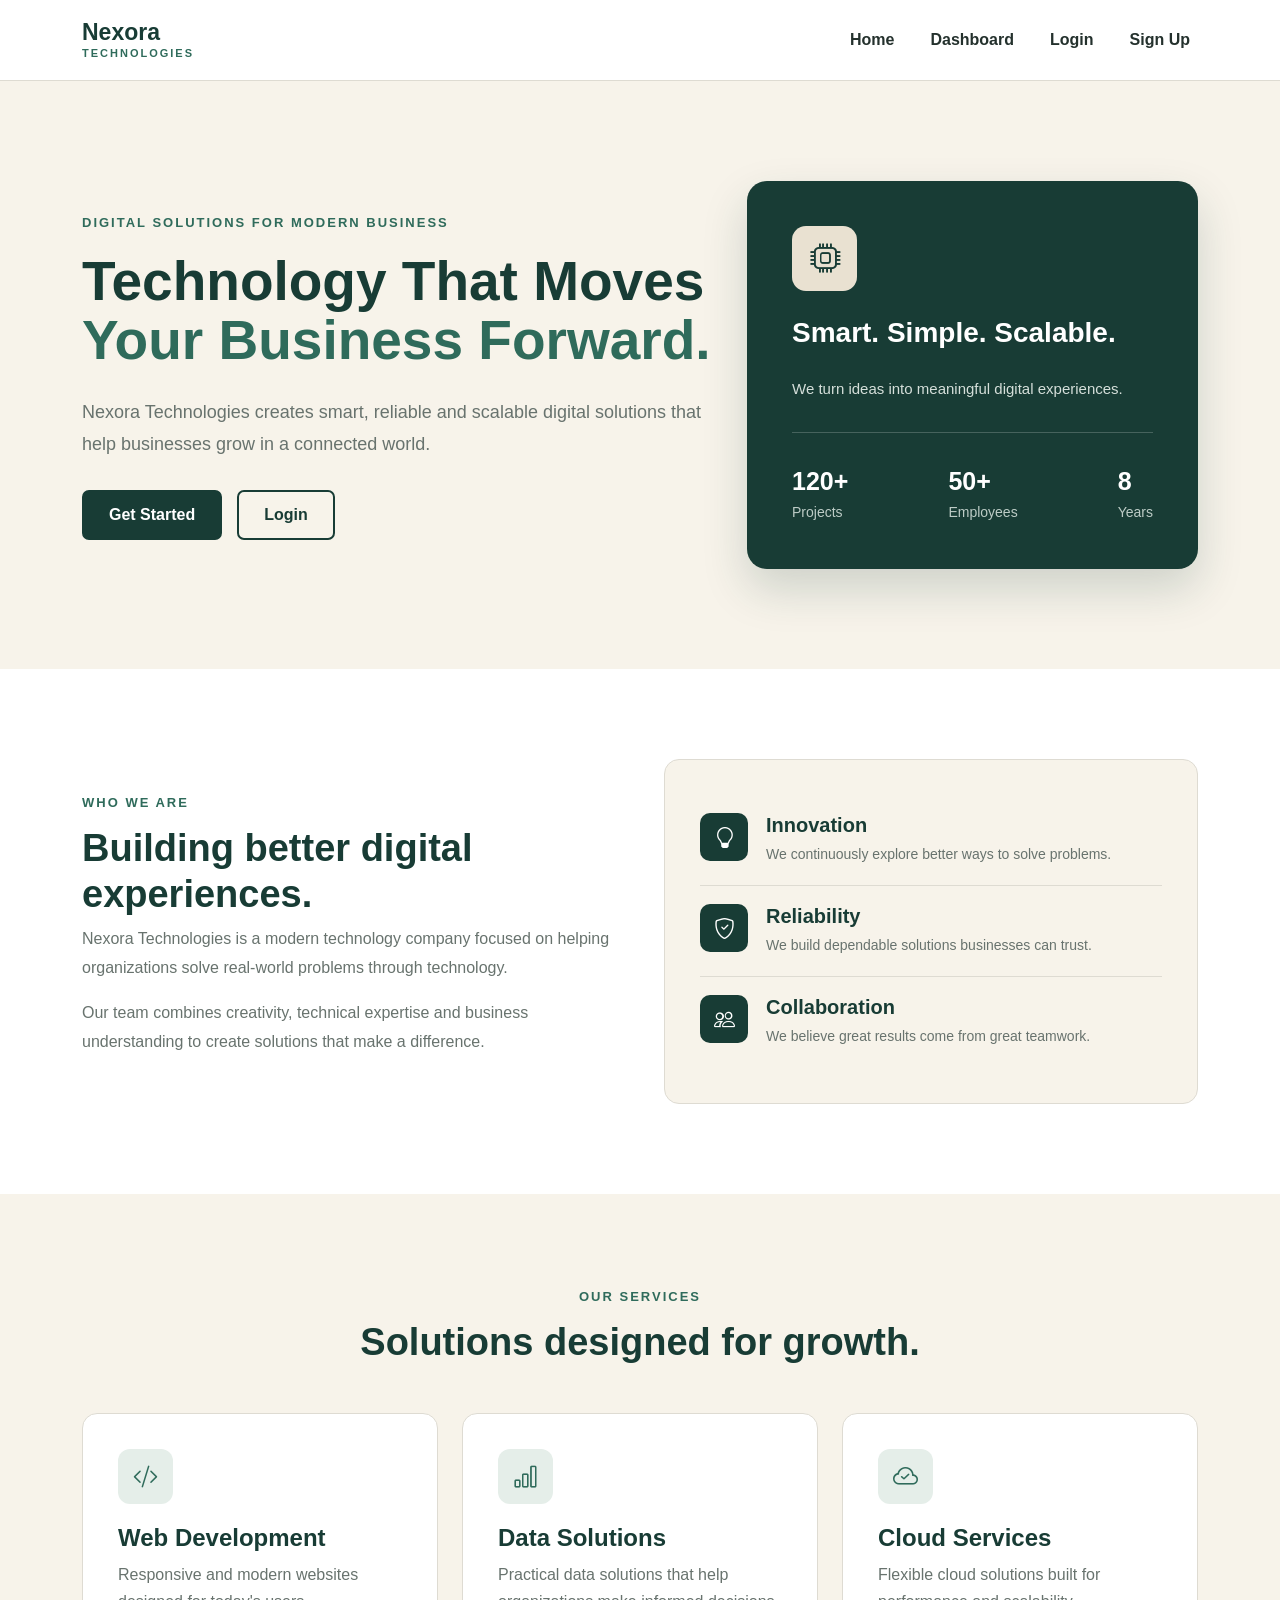
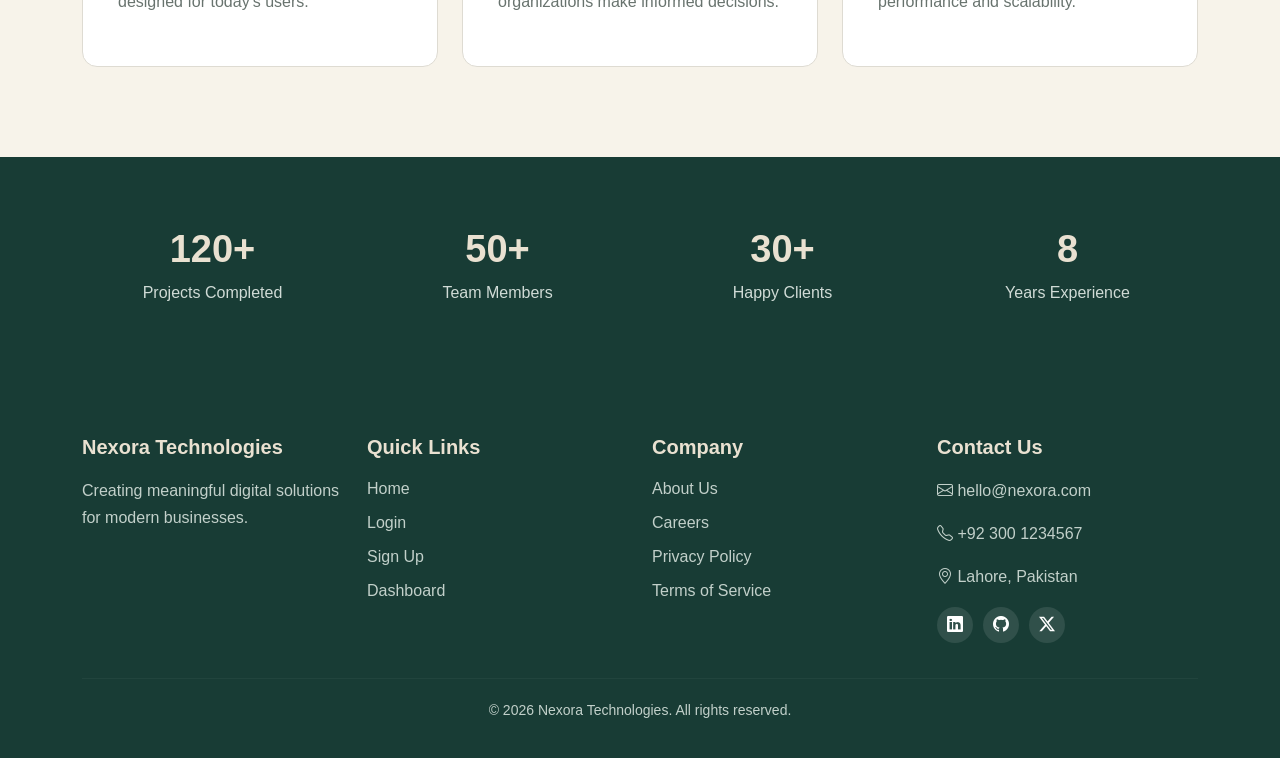
<file: index.html>
<!DOCTYPE html>
<html lang="en">

<head>

    <meta charset="UTF-8">
    <meta name="viewport" content="width=device-width, initial-scale=1.0">

    <title>Nexora Technologies | Home</title>

    <link href="https://cdn.jsdelivr.net/npm/bootstrap@5.3.3/dist/css/bootstrap.min.css"
        rel="stylesheet">

    <link rel="stylesheet"
        href="https://cdn.jsdelivr.net/npm/bootstrap-icons@1.11.3/font/bootstrap-icons.min.css">

    <link rel="stylesheet" href="Style.css">

</head>

<body>

    <!-- Navbar -->
    <div id="navbar"></div>


    <main>

        <!-- Hero Section -->
        <section class="hero-section">

            <div class="container">

                <div class="row align-items-center">

                    <div class="col-lg-7">

                        <span class="hero-label">
                            DIGITAL SOLUTIONS FOR MODERN BUSINESS
                        </span>

                        <h1>
                            Technology That Moves
                            <span>Your Business Forward.</span>
                        </h1>

                        <p>
                            Nexora Technologies creates smart, reliable
                            and scalable digital solutions that help
                            businesses grow in a connected world.
                        </p>

                        <div class="hero-buttons">

                            <a href="Sign-up.html"
                                class="btn main-btn">
                                Get Started
                            </a>

                            <a href="Login.html"
                                class="btn outline-btn">
                                Login
                            </a>

                        </div>

                    </div>


                    <div class="col-lg-5 mt-5 mt-lg-0">

                        <div class="hero-visual">

                            <div class="visual-icon">
                                <i class="bi bi-cpu"></i>
                            </div>

                            <h3>
                                Smart. Simple. Scalable.
                            </h3>

                            <p>
                                We turn ideas into meaningful
                                digital experiences.
                            </p>

                            <div class="visual-line"></div>

                            <div class="mini-stats">

                                <div>
                                    <strong>120+</strong>
                                    <small>Projects</small>
                                </div>

                                <div>
                                    <strong>50+</strong>
                                    <small>Employees</small>
                                </div>

                                <div>
                                    <strong>8</strong>
                                    <small>Years</small>
                                </div>

                            </div>

                        </div>

                    </div>

                </div>

            </div>

        </section>


        <!-- About -->
        <section class="section-padding">

            <div class="container">

                <div class="row align-items-center g-5">

                    <div class="col-lg-6">

                        <span class="section-label">
                            WHO WE ARE
                        </span>

                        <h2>
                            Building better digital experiences.
                        </h2>

                        <p>
                            Nexora Technologies is a modern technology
                            company focused on helping organizations
                            solve real-world problems through technology.
                        </p>

                        <p>
                            Our team combines creativity, technical
                            expertise and business understanding to
                            create solutions that make a difference.
                        </p>

                    </div>


                    <div class="col-lg-6">

                        <div class="about-box">

                            <div class="about-item">

                                <i class="bi bi-lightbulb"></i>

                                <div>

                                    <h5>Innovation</h5>

                                    <p>
                                        We continuously explore better
                                        ways to solve problems.
                                    </p>

                                </div>

                            </div>


                            <div class="about-item">

                                <i class="bi bi-shield-check"></i>

                                <div>

                                    <h5>Reliability</h5>

                                    <p>
                                        We build dependable solutions
                                        businesses can trust.
                                    </p>

                                </div>

                            </div>


                            <div class="about-item">

                                <i class="bi bi-people"></i>

                                <div>

                                    <h5>Collaboration</h5>

                                    <p>
                                        We believe great results come
                                        from great teamwork.
                                    </p>

                                </div>

                            </div>

                        </div>

                    </div>

                </div>

            </div>

        </section>


        <!-- Services -->
        <section class="services-section">

            <div class="container">

                <div class="text-center mb-5">

                    <span class="section-label">
                        OUR SERVICES
                    </span>

                    <h2>
                        Solutions designed for growth.
                    </h2>

                </div>


                <div class="row g-4">

                    <div class="col-md-4">

                        <div class="service-card">

                            <i class="bi bi-code-slash"></i>

                            <h4>Web Development</h4>

                            <p>
                                Responsive and modern websites
                                designed for today's users.
                            </p>

                        </div>

                    </div>


                    <div class="col-md-4">

                        <div class="service-card">

                            <i class="bi bi-bar-chart"></i>

                            <h4>Data Solutions</h4>

                            <p>
                                Practical data solutions that help
                                organizations make informed decisions.
                            </p>

                        </div>

                    </div>


                    <div class="col-md-4">

                        <div class="service-card">

                            <i class="bi bi-cloud-check"></i>

                            <h4>Cloud Services</h4>

                            <p>
                                Flexible cloud solutions built for
                                performance and scalability.
                            </p>

                        </div>

                    </div>

                </div>

            </div>

        </section>


        <!-- Statistics -->
        <section class="stats-section">

            <div class="container">

                <div class="row text-center g-4">

                    <div class="col-6 col-lg-3">
                        <h3>120+</h3>
                        <p>Projects Completed</p>
                    </div>

                    <div class="col-6 col-lg-3">
                        <h3>50+</h3>
                        <p>Team Members</p>
                    </div>

                    <div class="col-6 col-lg-3">
                        <h3>30+</h3>
                        <p>Happy Clients</p>
                    </div>

                    <div class="col-6 col-lg-3">
                        <h3>8</h3>
                        <p>Years Experience</p>
                    </div>

                </div>

            </div>

        </section>

    </main>


    <!-- Footer -->
    <div id="footer"></div>


    <script src="https://cdn.jsdelivr.net/npm/bootstrap@5.3.3/dist/js/bootstrap.bundle.min.js">
    </script>


    <!-- Load Navbar and Footer -->
    <script>

        fetch("navbar.html")
            .then(response => response.text())
            .then(data => {
                document.getElementById("navbar").innerHTML = data;
            });


        fetch("footer.html")
            .then(response => response.text())
            .then(data => {
                document.getElementById("footer").innerHTML = data;
            });

    </script>

</body>

</html>
</file>
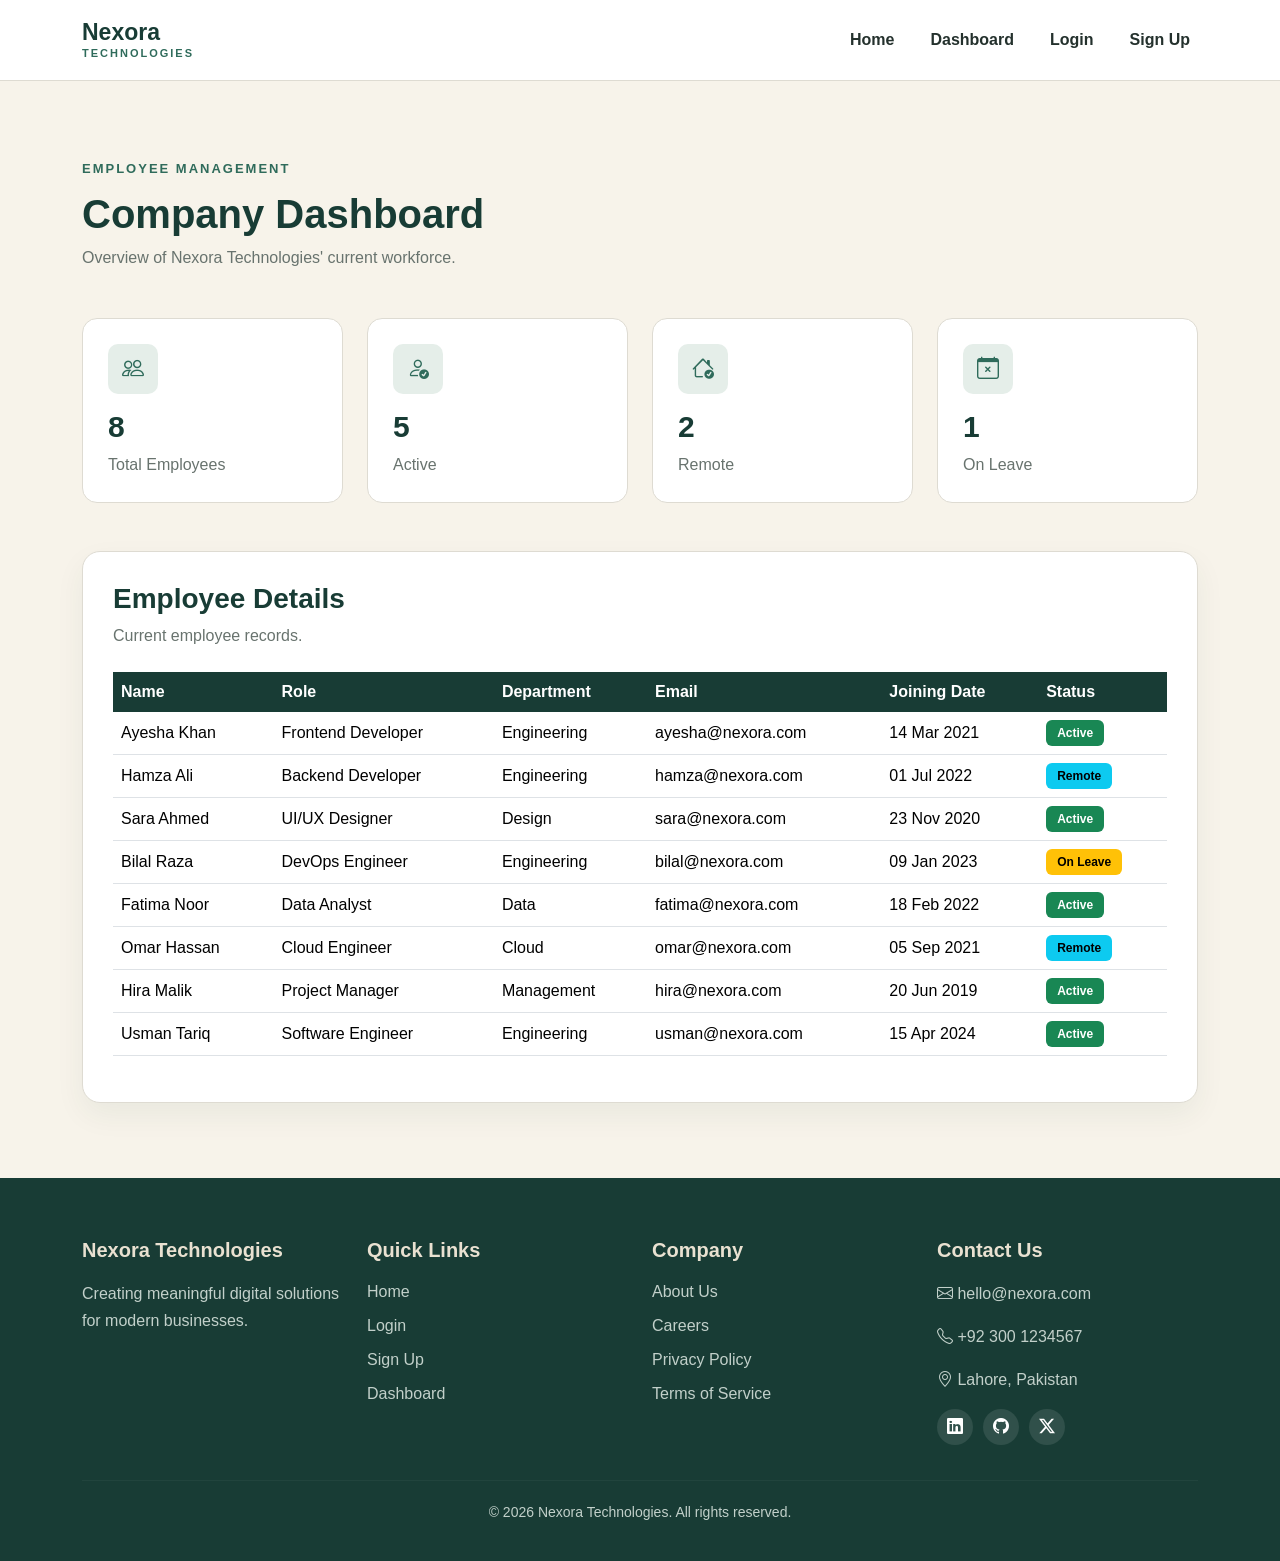
<file: dashboard.html>
<!DOCTYPE html>
<html lang="en">

<head>

    <meta charset="UTF-8">
    <meta name="viewport" content="width=device-width, initial-scale=1.0">

    <title>Nexora Technologies | Dashboard</title>

    <link href="https://cdn.jsdelivr.net/npm/bootstrap@5.3.3/dist/css/bootstrap.min.css"
        rel="stylesheet">

    <link rel="stylesheet"
        href="https://cdn.jsdelivr.net/npm/bootstrap-icons@1.11.3/font/bootstrap-icons.min.css">

    <link rel="stylesheet" href="Style.css">

</head>

<body>

    <div id="navbar"></div>


    <main>

        <section class="dashboard-section">

            <div class="container">

                <div class="mb-5">

                    <span class="section-label">
                        EMPLOYEE MANAGEMENT
                    </span>

                    <h1>
                        Company Dashboard
                    </h1>

                    <p>
                        Overview of Nexora Technologies'
                        current workforce.
                    </p>

                </div>


                <div class="row g-4 mb-5">


                    <div class="col-sm-6 col-lg-3">

                        <div class="dashboard-card">

                            <div class="dashboard-icon">
                                <i class="bi bi-people"></i>
                            </div>

                            <h3>8</h3>

                            <p>Total Employees</p>

                        </div>

                    </div>


                    <div class="col-sm-6 col-lg-3">

                        <div class="dashboard-card">

                            <div class="dashboard-icon">
                                <i class="bi bi-person-check"></i>
                            </div>

                            <h3>5</h3>

                            <p>Active</p>

                        </div>

                    </div>


                    <div class="col-sm-6 col-lg-3">

                        <div class="dashboard-card">

                            <div class="dashboard-icon">
                                <i class="bi bi-house-check"></i>
                            </div>

                            <h3>2</h3>

                            <p>Remote</p>

                        </div>

                    </div>


                    <div class="col-sm-6 col-lg-3">

                        <div class="dashboard-card">

                            <div class="dashboard-icon">
                                <i class="bi bi-calendar-x"></i>
                            </div>

                            <h3>1</h3>

                            <p>On Leave</p>

                        </div>

                    </div>

                </div>


                <div class="employee-table-card">

                    <div class="mb-4">

                        <h3>
                            Employee Details
                        </h3>

                        <p>
                            Current employee records.
                        </p>

                    </div>


                    <div class="table-responsive">

                        <table class="table align-middle">

                            <thead>

                                <tr>
                                    <th>Name</th>
                                    <th>Role</th>
                                    <th>Department</th>
                                    <th>Email</th>
                                    <th>Joining Date</th>
                                    <th>Status</th>
                                </tr>

                            </thead>


                            <tbody>

                                <tr>
                                    <td>Ayesha Khan</td>
                                    <td>Frontend Developer</td>
                                    <td>Engineering</td>
                                    <td>ayesha@nexora.com</td>
                                    <td>14 Mar 2021</td>
                                    <td>
                                        <span class="badge text-bg-success">
                                            Active
                                        </span>
                                    </td>
                                </tr>


                                <tr>
                                    <td>Hamza Ali</td>
                                    <td>Backend Developer</td>
                                    <td>Engineering</td>
                                    <td>hamza@nexora.com</td>
                                    <td>01 Jul 2022</td>
                                    <td>
                                        <span class="badge text-bg-info">
                                            Remote
                                        </span>
                                    </td>
                                </tr>


                                <tr>
                                    <td>Sara Ahmed</td>
                                    <td>UI/UX Designer</td>
                                    <td>Design</td>
                                    <td>sara@nexora.com</td>
                                    <td>23 Nov 2020</td>
                                    <td>
                                        <span class="badge text-bg-success">
                                            Active
                                        </span>
                                    </td>
                                </tr>


                                <tr>
                                    <td>Bilal Raza</td>
                                    <td>DevOps Engineer</td>
                                    <td>Engineering</td>
                                    <td>bilal@nexora.com</td>
                                    <td>09 Jan 2023</td>
                                    <td>
                                        <span class="badge text-bg-warning">
                                            On Leave
                                        </span>
                                    </td>
                                </tr>


                                <tr>
                                    <td>Fatima Noor</td>
                                    <td>Data Analyst</td>
                                    <td>Data</td>
                                    <td>fatima@nexora.com</td>
                                    <td>18 Feb 2022</td>
                                    <td>
                                        <span class="badge text-bg-success">
                                            Active
                                        </span>
                                    </td>
                                </tr>


                                <tr>
                                    <td>Omar Hassan</td>
                                    <td>Cloud Engineer</td>
                                    <td>Cloud</td>
                                    <td>omar@nexora.com</td>
                                    <td>05 Sep 2021</td>
                                    <td>
                                        <span class="badge text-bg-info">
                                            Remote
                                        </span>
                                    </td>
                                </tr>


                                <tr>
                                    <td>Hira Malik</td>
                                    <td>Project Manager</td>
                                    <td>Management</td>
                                    <td>hira@nexora.com</td>
                                    <td>20 Jun 2019</td>
                                    <td>
                                        <span class="badge text-bg-success">
                                            Active
                                        </span>
                                    </td>
                                </tr>


                                <tr>
                                    <td>Usman Tariq</td>
                                    <td>Software Engineer</td>
                                    <td>Engineering</td>
                                    <td>usman@nexora.com</td>
                                    <td>15 Apr 2024</td>
                                    <td>
                                        <span class="badge text-bg-success">
                                            Active
                                        </span>
                                    </td>
                                </tr>

                            </tbody>

                        </table>

                    </div>

                </div>

            </div>

        </section>

    </main>


    <div id="footer"></div>


    <script src="https://cdn.jsdelivr.net/npm/bootstrap@5.3.3/dist/js/bootstrap.bundle.min.js">
    </script>


    <script>

        fetch("navbar.html")
            .then(response => response.text())
            .then(data => {
                document.getElementById("navbar").innerHTML = data;
            });


        fetch("footer.html")
            .then(response => response.text())
            .then(data => {
                document.getElementById("footer").innerHTML = data;
            });

    </script>

</body>

</html>
</file>
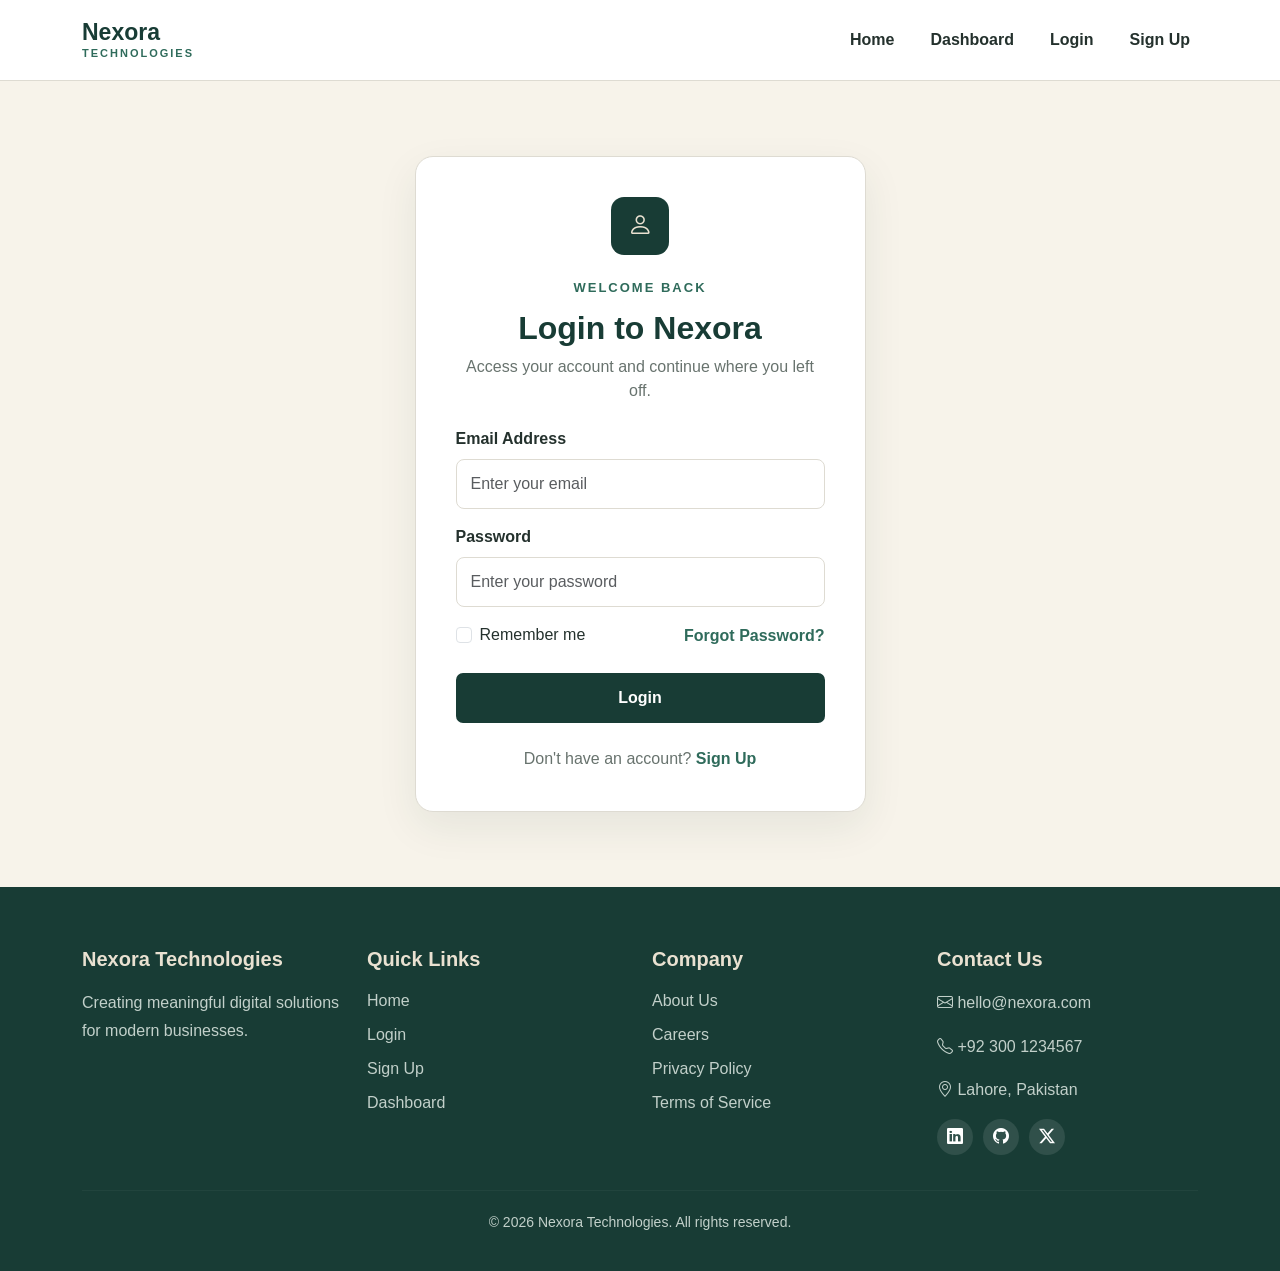
<file: Login.html>
<!DOCTYPE html>
<html lang="en">

<head>

    <meta charset="UTF-8">
    <meta name="viewport" content="width=device-width, initial-scale=1.0">

    <title>Nexora Technologies | Login</title>

    <link href="https://cdn.jsdelivr.net/npm/bootstrap@5.3.3/dist/css/bootstrap.min.css"
        rel="stylesheet">

    <link rel="stylesheet"
        href="https://cdn.jsdelivr.net/npm/bootstrap-icons@1.11.3/font/bootstrap-icons.min.css">

    <link rel="stylesheet" href="Style.css">

</head>

<body>

    <div id="navbar"></div>


    <main>

        <section class="auth-section">

            <div class="container">

                <div class="row justify-content-center">

                    <div class="col-md-7 col-lg-5">

                        <div class="auth-card">

                            <div class="auth-icon">
                                <i class="bi bi-person"></i>
                            </div>

                            <div class="text-center">

                                <span class="section-label">
                                    WELCOME BACK
                                </span>

                                <h1>
                                    Login to Nexora
                                </h1>

                                <p>
                                    Access your account and continue
                                    where you left off.
                                </p>

                            </div>


                            <form class="mt-4">

                                <div class="mb-3">

                                    <label for="email"
                                        class="form-label">
                                        Email Address
                                    </label>

                                    <input type="email"
                                        id="email"
                                        class="form-control"
                                        placeholder="Enter your email"
                                        required>

                                </div>


                                <div class="mb-3">

                                    <label for="password"
                                        class="form-label">
                                        Password
                                    </label>

                                    <input type="password"
                                        id="password"
                                        class="form-control"
                                        placeholder="Enter your password"
                                        required>

                                </div>


                                <div class="d-flex justify-content-between
                                    align-items-center mb-4">

                                    <div class="form-check">

                                        <input class="form-check-input"
                                            type="checkbox"
                                            id="remember">

                                        <label class="form-check-label"
                                            for="remember">
                                            Remember me
                                        </label>

                                    </div>

                                    <a href="#" class="forgot-link">
                                        Forgot Password?
                                    </a>

                                </div>


                                <button type="submit"
                                    class="btn main-btn w-100">
                                    Login
                                </button>


                                <p class="text-center mt-4 mb-0">

                                    Don't have an account?

                                    <a href="Sign-up.html"
                                        class="auth-link">
                                        Sign Up
                                    </a>

                                </p>

                            </form>

                        </div>

                    </div>

                </div>

            </div>

        </section>

    </main>


    <div id="footer"></div>


    <script src="https://cdn.jsdelivr.net/npm/bootstrap@5.3.3/dist/js/bootstrap.bundle.min.js">
    </script>


    <script>

        fetch("navbar.html")
            .then(response => response.text())
            .then(data => {
                document.getElementById("navbar").innerHTML = data;
            });


        fetch("footer.html")
            .then(response => response.text())
            .then(data => {
                document.getElementById("footer").innerHTML = data;
            });

    </script>

</body>

</html>
</file>
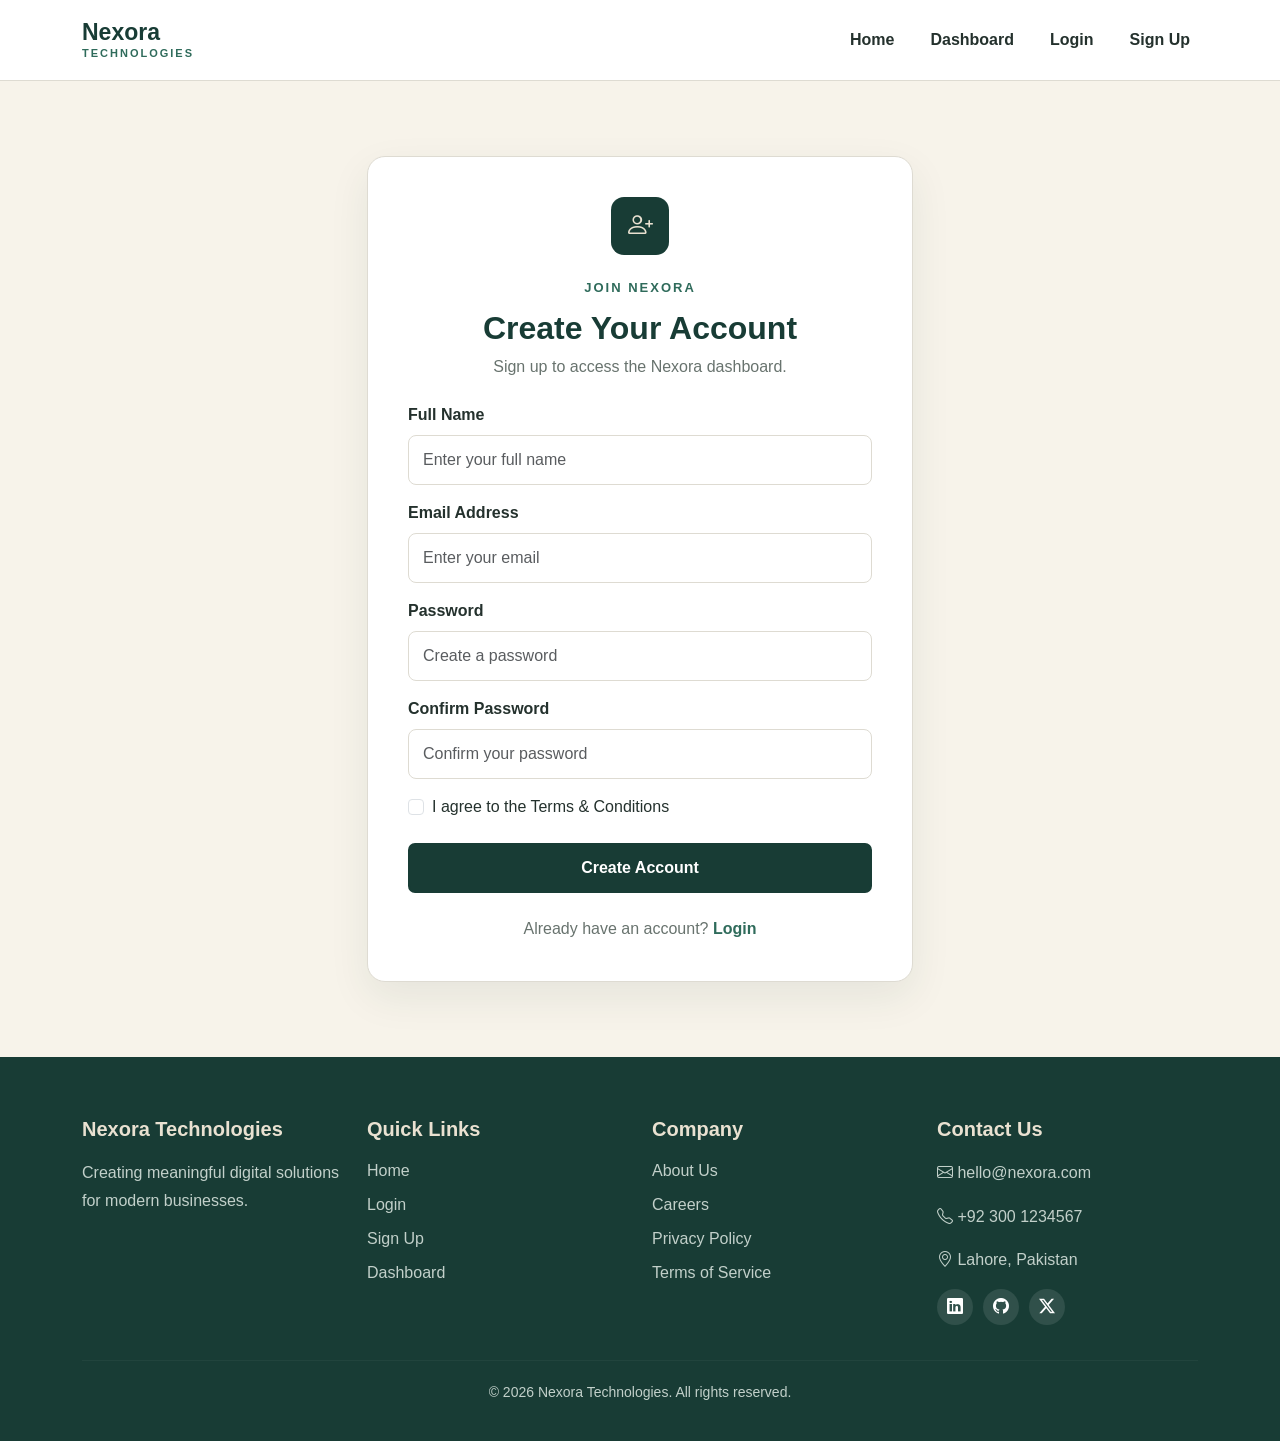
<file: Sign-up.html>
<!DOCTYPE html>
<html lang="en">

<head>

    <meta charset="UTF-8">
    <meta name="viewport" content="width=device-width, initial-scale=1.0">

    <title>Nexora Technologies | Sign Up</title>

    <link href="https://cdn.jsdelivr.net/npm/bootstrap@5.3.3/dist/css/bootstrap.min.css"
        rel="stylesheet">

    <link rel="stylesheet"
        href="https://cdn.jsdelivr.net/npm/bootstrap-icons@1.11.3/font/bootstrap-icons.min.css">

    <link rel="stylesheet" href="Style.css">

</head>

<body>

    <div id="navbar"></div>


    <main>

        <section class="auth-section">

            <div class="container">

                <div class="row justify-content-center">

                    <div class="col-md-8 col-lg-6">

                        <div class="auth-card">

                            <div class="auth-icon">
                                <i class="bi bi-person-plus"></i>
                            </div>


                            <div class="text-center">

                                <span class="section-label">
                                    JOIN NEXORA
                                </span>

                                <h1>
                                    Create Your Account
                                </h1>

                                <p>
                                    Sign up to access the Nexora dashboard.
                                </p>

                            </div>


                            <form id="signupForm"
                                class="mt-4"
                                novalidate>


                                <div class="mb-3">

                                    <label for="name"
                                        class="form-label">
                                        Full Name
                                    </label>

                                    <input type="text"
                                        id="name"
                                        class="form-control"
                                        placeholder="Enter your full name"
                                        required>

                                    <div class="invalid-feedback">
                                        Please enter your full name.
                                    </div>

                                </div>


                                <div class="mb-3">

                                    <label for="email"
                                        class="form-label">
                                        Email Address
                                    </label>

                                    <input type="email"
                                        id="email"
                                        class="form-control"
                                        placeholder="Enter your email"
                                        required>

                                    <div class="invalid-feedback">
                                        Please enter a valid email.
                                    </div>

                                </div>


                                <div class="mb-3">

                                    <label for="password"
                                        class="form-label">
                                        Password
                                    </label>

                                    <input type="password"
                                        id="password"
                                        class="form-control"
                                        placeholder="Create a password"
                                        minlength="6"
                                        required>

                                    <div class="invalid-feedback">
                                        Password must contain at least
                                        6 characters.
                                    </div>

                                </div>


                                <div class="mb-3">

                                    <label for="confirmPassword"
                                        class="form-label">
                                        Confirm Password
                                    </label>

                                    <input type="password"
                                        id="confirmPassword"
                                        class="form-control"
                                        placeholder="Confirm your password"
                                        required>

                                    <div class="invalid-feedback">
                                        Passwords must match.
                                    </div>

                                </div>


                                <div class="form-check mb-4">

                                    <input type="checkbox"
                                        class="form-check-input"
                                        id="terms"
                                        required>

                                    <label class="form-check-label"
                                        for="terms">
                                        I agree to the Terms & Conditions
                                    </label>

                                    <div class="invalid-feedback">
                                        Please accept the terms.
                                    </div>

                                </div>


                                <button type="submit"
                                    class="btn main-btn w-100">
                                    Create Account
                                </button>


                                <p class="text-center mt-4 mb-0">

                                    Already have an account?

                                    <a href="Login.html"
                                        class="auth-link">
                                        Login
                                    </a>

                                </p>

                            </form>

                        </div>

                    </div>

                </div>

            </div>

        </section>

    </main>


    <div id="footer"></div>


    <script src="https://cdn.jsdelivr.net/npm/bootstrap@5.3.3/dist/js/bootstrap.bundle.min.js">
    </script>


    <script>

        fetch("navbar.html")
            .then(response => response.text())
            .then(data => {
                document.getElementById("navbar").innerHTML = data;
            });


        fetch("footer.html")
            .then(response => response.text())
            .then(data => {
                document.getElementById("footer").innerHTML = data;
            });


        const signupForm =
            document.getElementById("signupForm");

        signupForm.addEventListener("submit", function (event) {

            event.preventDefault();

            const password =
                document.getElementById("password");

            const confirmPassword =
                document.getElementById("confirmPassword");


            if (password.value !== confirmPassword.value) {

                confirmPassword.setCustomValidity(
                    "Passwords do not match."
                );

            } else {

                confirmPassword.setCustomValidity("");

            }


            if (!signupForm.checkValidity()) {

                event.stopPropagation();

                signupForm.classList.add("was-validated");

                return;

            }


            signupForm.classList.add("was-validated");

            window.location.href = "dashboard.html";

        });

    </script>

</body>

</html>
</file>
<file: Style.css>
/*COLOR THEME*/

:root {
    --dark-green: #183c35;
    --green: #2f6b5b;
    --light-green: #e5eee9;
    --cream: #f7f3ea;
    --beige: #e9e1d1;
    --dark-text: #24312d;
    --muted-text: #68736e;
    --white: #ffffff;
    --border: #dedbd2;
}


/* GENERAL*/

* {
    box-sizing: border-box;
}

body {
    margin: 0;
    font-family: Arial, Helvetica, sans-serif;
    background-color: var(--cream);
    color: var(--dark-text);
}

a {
    text-decoration: none;
}


/* NAVBAR */

.navbar {
    background-color: var(--white);
    padding: 16px 0;
    border-bottom: 1px solid var(--border);
}

.navbar-brand {
    color: var(--dark-green);
    font-size: 23px;
    font-weight: 800;
    line-height: 1;
}

.navbar-brand span {
    display: block;
    color: var(--green);
    font-size: 11px;
    letter-spacing: 2px;
    text-transform: uppercase;
    margin-top: 4px;
}

.navbar-brand:hover {
    color: var(--green);
}

.nav-link {
    color: var(--dark-text);
    font-weight: 600;
    margin-left: 20px;
}

.nav-link:hover,
.nav-link.active {
    color: var(--green) !important;
}

.navbar-toggler {
    border-color: var(--border);
}


/*HERO*/

.hero-section {
    padding: 100px 0;
    background-color: var(--cream);
}

.hero-label,
.section-label {
    color: var(--green);
    font-size: 13px;
    font-weight: 800;
    letter-spacing: 2px;
}

.hero-section h1 {
    font-size: 55px;
    font-weight: 800;
    line-height: 1.08;
    margin-top: 18px;
    color: var(--dark-green);
}

.hero-section h1 span {
    color: var(--green);
    display: block;
}

.hero-section p {
    color: var(--muted-text);
    font-size: 18px;
    line-height: 1.8;
    max-width: 650px;
    margin-top: 25px;
}

.hero-buttons {
    display: flex;
    gap: 15px;
    margin-top: 30px;
}

.main-btn {
    background-color: var(--dark-green);
    color: white;
    border: 2px solid var(--dark-green);
    padding: 11px 25px;
    font-weight: 700;
    border-radius: 7px;
}

.main-btn:hover {
    background-color: var(--green);
    border-color: var(--green);
    color: white;
}

.outline-btn {
    border: 2px solid var(--dark-green);
    color: var(--dark-green);
    padding: 11px 25px;
    font-weight: 700;
    border-radius: 7px;
}

.outline-btn:hover {
    background-color: var(--dark-green);
    color: white;
}


/*HERO VISUAL*/

.hero-visual {
    background-color: var(--dark-green);
    color: white;
    border-radius: 20px;
    padding: 45px;
    box-shadow: 0 20px 45px rgba(24, 60, 53, 0.18);
}

.visual-icon {
    width: 65px;
    height: 65px;
    background-color: var(--beige);
    color: var(--dark-green);
    border-radius: 14px;
    display: flex;
    align-items: center;
    justify-content: center;
    font-size: 30px;
    margin-bottom: 25px;
}

.hero-visual h3 {
    font-weight: 700;
}

.hero-visual p {
    color: #d5dfda;
    font-size: 15px;
}

.visual-line {
    height: 1px;
    background-color: rgba(255, 255, 255, 0.2);
    margin: 30px 0;
}

.mini-stats {
    display: flex;
    justify-content: space-between;
    gap: 20px;
}

.mini-stats strong {
    display: block;
    font-size: 25px;
}

.mini-stats small {
    color: #bdccc6;
}


/*SECTIONS*/

.section-padding {
    padding: 90px 0;
    background-color: var(--white);
}

.section-padding h2,
.services-section h2 {
    font-size: 38px;
    font-weight: 800;
    color: var(--dark-green);
    margin-top: 12px;
}

.section-padding p {
    color: var(--muted-text);
    line-height: 1.8;
}


/*ABOUT*/

.about-box {
    background-color: var(--cream);
    padding: 35px;
    border-radius: 15px;
    border: 1px solid var(--border);
}

.about-item {
    display: flex;
    gap: 18px;
    padding: 18px 0;
    border-bottom: 1px solid var(--border);
}

.about-item:last-child {
    border-bottom: none;
}

.about-item > i {
    width: 48px;
    height: 48px;
    flex-shrink: 0;
    display: flex;
    align-items: center;
    justify-content: center;
    background-color: var(--dark-green);
    color: white;
    border-radius: 10px;
    font-size: 21px;
}

.about-item h5 {
    color: var(--dark-green);
    font-weight: 700;
    margin-bottom: 5px;
}

.about-item p {
    margin: 0;
    font-size: 14px;
}


/*SERVICES*/

.services-section {
    padding: 90px 0;
    background-color: var(--cream);
}

.service-card {
    background-color: white;
    border: 1px solid var(--border);
    border-radius: 15px;
    padding: 35px;
    height: 100%;
    transition: 0.3s;
}

.service-card:hover {
    transform: translateY(-6px);
    box-shadow: 0 15px 35px rgba(24, 60, 53, 0.10);
}

.service-card > i {
    width: 55px;
    height: 55px;
    display: flex;
    align-items: center;
    justify-content: center;
    background-color: var(--light-green);
    color: var(--green);
    border-radius: 12px;
    font-size: 25px;
    margin-bottom: 20px;
}

.service-card h4 {
    color: var(--dark-green);
    font-weight: 700;
}

.service-card p {
    color: var(--muted-text);
    line-height: 1.7;
}


/*STATISTICS*/

.stats-section {
    padding: 70px 0;
    background-color: var(--dark-green);
    color: white;
}

.stats-section h3 {
    font-size: 38px;
    font-weight: 800;
    color: var(--beige);
}

.stats-section p {
    color: #d0dbd6;
    margin: 0;
}


/*AUTH PAGES */

.auth-section {
    min-height: 700px;
    padding: 75px 0;
    background-color: var(--cream);
}

.auth-card {
    background-color: white;
    border: 1px solid var(--border);
    border-radius: 18px;
    padding: 40px;
    box-shadow: 0 15px 40px rgba(24, 60, 53, 0.08);
}

.auth-icon {
    width: 58px;
    height: 58px;
    margin: 0 auto 20px;
    background-color: var(--dark-green);
    color: var(--beige);
    border-radius: 13px;
    display: flex;
    align-items: center;
    justify-content: center;
    font-size: 25px;
}

.auth-card h1 {
    color: var(--dark-green);
    font-size: 32px;
    font-weight: 800;
    margin-top: 10px;
}

.auth-card p {
    color: var(--muted-text);
}

.form-label {
    color: var(--dark-text);
    font-weight: 700;
}

.form-control {
    border: 1px solid var(--border);
    padding: 12px 14px;
    border-radius: 8px;
}

.form-control:focus {
    border-color: var(--green);
    box-shadow: 0 0 0 3px rgba(47, 107, 91, 0.12);
}

.auth-link,
.forgot-link {
    color: var(--green);
    font-weight: 700;
}

.auth-link:hover,
.forgot-link:hover {
    color: var(--dark-green);
    text-decoration: underline;
}


/*DASHBOARD*/

.dashboard-section {
    min-height: 750px;
    padding: 75px 0;
    background-color: var(--cream);
}

.dashboard-section h1 {
    color: var(--dark-green);
    font-size: 40px;
    font-weight: 800;
    margin-top: 10px;
}

.dashboard-section > .container > div > p {
    color: var(--muted-text);
}

.dashboard-card {
    background-color: white;
    border: 1px solid var(--border);
    border-radius: 15px;
    padding: 25px;
    height: 100%;
    transition: 0.3s;
}

.dashboard-card:hover {
    transform: translateY(-4px);
    box-shadow: 0 12px 30px rgba(24, 60, 53, 0.08);
}

.dashboard-icon {
    width: 50px;
    height: 50px;
    display: flex;
    align-items: center;
    justify-content: center;
    background-color: var(--light-green);
    color: var(--green);
    border-radius: 10px;
    font-size: 22px;
    margin-bottom: 15px;
}

.dashboard-card h3 {
    color: var(--dark-green);
    font-size: 30px;
    font-weight: 800;
}

.dashboard-card p {
    color: var(--muted-text);
    margin: 0;
}


/*EMPLOYEE TABLE*/

.employee-table-card {
    background-color: white;
    padding: 30px;
    border-radius: 18px;
    border: 1px solid var(--border);
    box-shadow: 0 12px 30px rgba(24, 60, 53, 0.06);
}

.employee-table-card h3 {
    color: var(--dark-green);
    font-weight: 800;
}

.employee-table-card p {
    color: var(--muted-text);
}

.table thead th {
    background-color: var(--dark-green);
    color: white;
    white-space: nowrap;
    border: none;
}

.table td {
    white-space: nowrap;
}

.table tbody tr:hover {
    background-color: #f4f7f4;
}

.badge {
    padding: 7px 11px;
    font-weight: 600;
}


/*FOOTER*/

.site-footer {
    background-color: var(--dark-green);
    color: white;
    padding: 60px 0 20px;
}

.site-footer h5 {
    color: var(--beige);
    font-weight: 700;
    margin-bottom: 18px;
}

.site-footer p {
    color: #c2d0ca;
    line-height: 1.7;
}

.footer-links {
    list-style: none;
    padding: 0;
    margin: 0;
}

.footer-links li {
    margin-bottom: 10px;
}

.footer-links a {
    color: #c2d0ca;
}

.footer-links a:hover {
    color: white;
}

.site-footer hr {
    border-color: rgba(255, 255, 255, 0.15);
    margin: 35px 0 20px;
}

.social-links {
    display: flex;
    gap: 10px;
    margin-top: 15px;
}

.social-links a {
    width: 36px;
    height: 36px;
    background-color: rgba(255, 255, 255, 0.10);
    color: white;
    border-radius: 50%;
    display: flex;
    align-items: center;
    justify-content: center;
}

.social-links a:hover {
    background-color: var(--green);
}

.footer-bottom {
    font-size: 14px;
}


/*RESPONSIVE*/

@media (max-width: 991px) {

    .nav-link {
        margin-left: 0;
        padding: 10px 0;
    }

    .hero-section {
        padding: 70px 0;
    }

    .hero-section h1 {
        font-size: 45px;
    }

}


@media (max-width: 576px) {

    .hero-section h1 {
        font-size: 36px;
    }

    .hero-buttons {
        flex-direction: column;
    }

    .hero-buttons .btn {
        width: 100%;
    }

    .hero-visual {
        padding: 30px;
    }

    .mini-stats {
        gap: 10px;
    }

    .auth-card {
        padding: 25px;
    }

    .dashboard-section h1 {
        font-size: 32px;
    }

    .employee-table-card {
        padding: 20px;
    }

}
</file>
